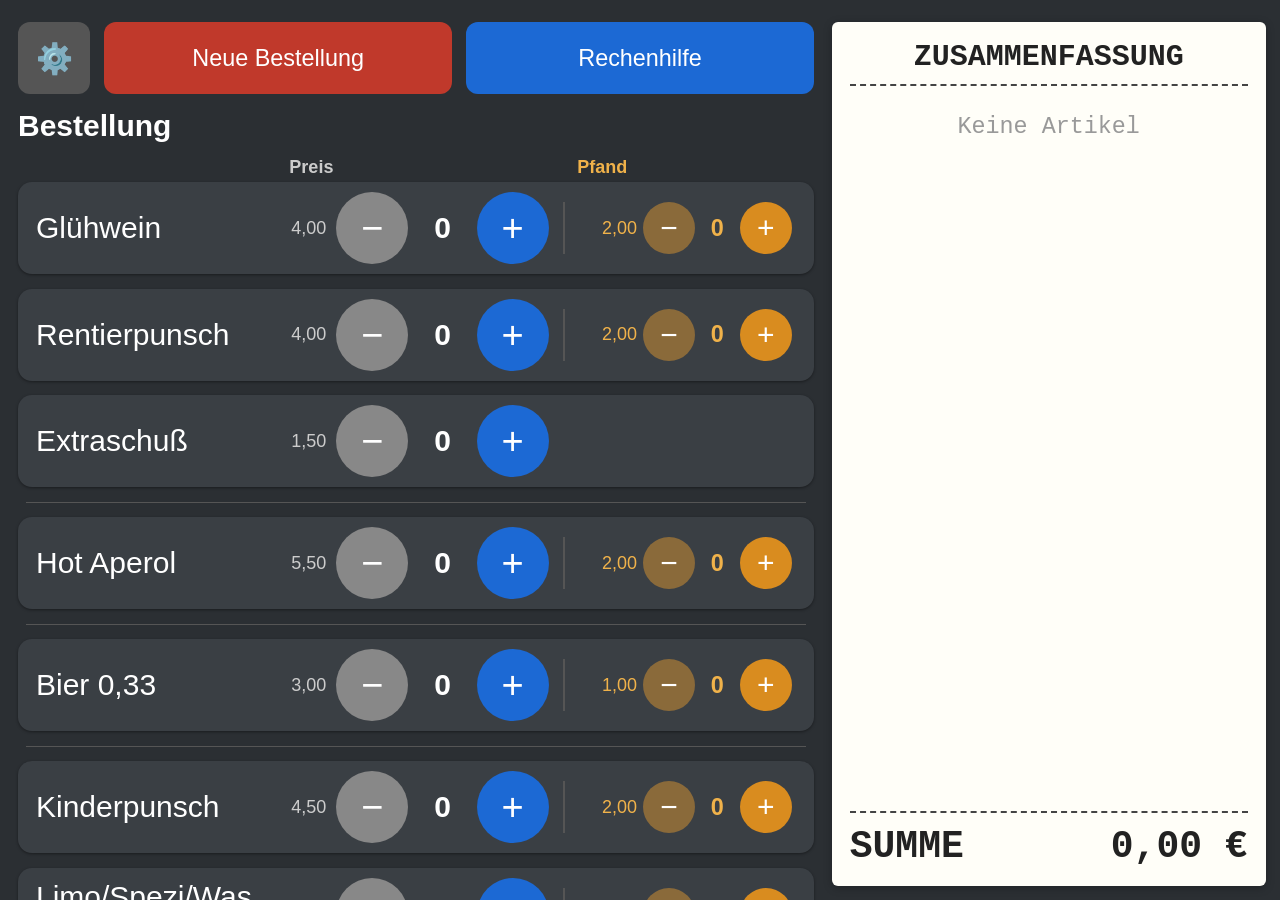
<file: index.html>
<!DOCTYPE html>
<html lang="de">
<head>
  <meta charset="UTF-8">
  <meta name="viewport" content="width=device-width, initial-scale=1, maximum-scale=1, user-scalable=no, viewport-fit=cover">

  <meta name="apple-mobile-web-app-capable" content="yes">
  <meta name="mobile-web-app-capable" content="yes">
  <meta name="apple-mobile-web-app-status-bar-style" content="black-translucent">
  <meta name="apple-mobile-web-app-title" content="Kasse">
  <meta name="theme-color" content="#1c69d4">
  <title>FW Kassentool</title>
  <link rel="manifest" href="manifest.webmanifest">
  <link rel="apple-touch-icon" href="icons/icon-180.png">
  <link rel="stylesheet" href="style.css">

  <style>
    /* Bestellbereich (2/3) */
    #order {
      flex: 2;
      min-width: 0;
      display: flex;
      flex-direction: column;
      padding: var(--gap) var(--pad);
      overflow-y: auto;
      -webkit-overflow-scrolling: touch;
    }
    #order h2 { margin: 0 0 var(--gap); font-size: var(--fs-lg); }
    .top {
      display: flex;
      align-items: stretch;
      justify-content: space-between;
      gap: var(--gap);
      margin-bottom: var(--gap);
    }
    #newOrder {
      flex: 1;
      font-size: var(--fs-base);
      min-height: var(--btn);
      padding: 8px;
      border: 0;
      border-radius: 12px;
      background: #c0392b;
      color: #fff;
    }
    #calcLink {
      flex: 1;
      font-size: var(--fs-base);
      min-height: var(--btn);
      padding: 8px;
      border-radius: 12px;
      background: #1c69d4;
      color: #fff;
      text-decoration: none;
      display: flex;
      align-items: center;
      justify-content: center;
    }
    #settingsBtn {
      flex: 0 0 auto;
      width: var(--btn);
      min-height: var(--btn);
      font-size: var(--fs-lg);
      border: 0;
      border-radius: 12px;
      background: #555;
      color: #fff;
      padding: 0;
    }
    #newOrder:active, #calcLink:active, #settingsBtn:active { opacity: .6; }

    /* Spaltenköpfe */
    .head { display: flex; gap: var(--gap); padding: 0 var(--pad); margin-bottom: 4px; }
    .head .sp { flex: 1; }
    .head .pr {
      width: calc(var(--btn) * 3.6); text-align: left;
      font-size: var(--fs-sm); color: #ccc; font-weight: bold;
    }
    .head .pf {
      width: calc(var(--btn-sm) * 4.2 + var(--gap)); padding-left: var(--gap);
      font-size: var(--fs-sm); color: #f0b24a; font-weight: bold;
    }

    .item {
      display: flex;
      align-items: center;
      gap: var(--gap);
      background: #3a3f44;
      border-radius: 14px;
      padding: calc(var(--gap) * .7) var(--pad);
      margin-bottom: var(--gap);
      box-shadow: 0 1px 3px rgba(0,0,0,.4);
    }
    .item .name { font-size: var(--fs-lg); flex: 1; min-width: 0; overflow-wrap: anywhere; }
    .sep { height: 1px; background: #555; margin: var(--gap) 8px; }
    .ctrl { display: flex; align-items: center; gap: calc(var(--gap) * .7); }
    .ctrl button {
      width: var(--btn); height: var(--btn);
      font-size: var(--fs-xl);
      line-height: 1;
      padding: 0;
      border: 0;
      border-radius: 50%;
      background: #1c69d4;
      color: #fff;
    }
    .ctrl button.minus { background: #888; }
    .ctrl button:active { opacity: .6; }
    .qty { min-width: 1.6em; text-align: center; font-size: var(--fs-lg); font-weight: bold; }
    .price { font-size: var(--fs-sm); color: #ccc; white-space: nowrap; min-width: 3.2em; text-align: right; }

    /* Pfand (rechts an der Artikelzeile) */
    .pfand {
      display: flex;
      align-items: center;
      gap: 8px;
      width: calc(var(--btn-sm) * 4.2 + var(--gap));
      padding-left: var(--gap);
      border-left: 2px solid #555;
    }
    .pfand .ctrl { gap: 6px; }
    .pfand button { width: var(--btn-sm); height: var(--btn-sm); font-size: var(--fs-lg); background: #d98c1f; }
    .pfand button.minus { background: #8a6a3a; }
    .pfand .qty { min-width: 1.4em; font-size: var(--fs-base); color: #f0b24a; }
    .pfand .price { color: #f0b24a; }
    .pfand.none { visibility: hidden; }

    /* Hinweis Hochformat */
    #rotate {
      display: none; position: fixed; inset: 0; z-index: 100;
      background: #2b2f33; color: #fff;
      align-items: center; justify-content: center;
      text-align: center; font-size: var(--fs-xl); padding: 24px;
    }
    @media (orientation: portrait) {
      #rotate { display: flex; }
    }

    /* Schmale Displays (Handy quer): Bestellbereich breiter */
    @media (max-width: 800px) {
      #order { flex: 3; }
      #receipt { flex: 2; }
    }
  </style>
</head>
<body>
  <div id="rotate">Bitte das Gerät quer halten ↻</div>
  <section id="order">
    <div class="top">
      <button id="settingsBtn" type="button" title="Einstellungen" aria-label="Einstellungen">⚙️</button>
      <button id="newOrder">Neue Bestellung</button>
      <a id="calcLink" href="rechenhilfe.html">Rechenhilfe</a>
    </div>
    <h2>Bestellung</h2>
    <div class="head"><div class="sp"></div><div class="pr">Preis</div><div class="pf">Pfand</div></div>
    <div id="items"></div>
  </section>

  <aside id="receipt">
    <h2>ZUSAMMENFASSUNG</h2>
    <div id="lines"></div>
    <div class="sub" id="subOrder"></div>
    <div id="pfandBox"></div>
    <div class="sub" id="subPfand"></div>
    <div id="total"><span>SUMME</span><span id="sum">0,00 €</span></div>
  </aside>

  <script src="./articles.js"></script>
  <script src="./store.js"></script>
  <script src="./shared.js"></script>
  <script>
    document.getElementById('settingsBtn').addEventListener('click', FWStore.openAdmin);

    const qty = loadArr('fwQty');   // Artikelanzahl
    const dep = loadArr('fwDep');   // Pfandanzahl

    const itemsEl = document.getElementById('items');
    const qtyEls = [];
    const depEls = [];

    // Artikelzeilen aufbauen
    articles.forEach((a, i) => {
      if (a.separator) {
        const sep = document.createElement('div');
        sep.className = 'sep';
        itemsEl.appendChild(sep);
        return;
      }
      const hasPfand = (a.pfand || 0) > 0;
      const row = document.createElement('div');
      row.className = 'item';
      row.innerHTML = `
        <div class="name"></div>
        <div class="ctrl">
          <div class="price"></div>
          <button class="minus" data-i="${i}" data-t="q" data-d="-1">−</button>
          <div class="qty">0</div>
          <button data-i="${i}" data-t="q" data-d="1">+</button>
        </div>
        <div class="pfand ${hasPfand ? '' : 'none'}">
          <div class="ctrl">
            <div class="price"></div>
            <button class="minus" data-i="${i}" data-t="p" data-d="-1">−</button>
            <div class="qty">0</div>
            <button data-i="${i}" data-t="p" data-d="1">+</button>
          </div>
        </div>`;
      row.querySelector('.name').textContent = a.name;
      row.querySelector('.ctrl .price').textContent = fmtP(a.price);
      qtyEls[i] = row.querySelector('.ctrl .qty');
      if (hasPfand) {
        row.querySelector('.pfand .price').textContent = fmtP(a.pfand);
        depEls[i] = row.querySelector('.pfand .qty');
      }
      itemsEl.appendChild(row);
    });

    itemsEl.addEventListener('click', e => {
      const b = e.target.closest('button');
      if (!b) return;
      const i = +b.dataset.i;
      const d = +b.dataset.d;
      const hasPfand = (articles[i].pfand || 0) > 0;
      if (b.dataset.t === 'q') {
        const old = qty[i];
        qty[i] = Math.max(0, old + d);
        // Pfand läuft automatisch mit, solange die Artikelmenge sich ändert
        if (hasPfand && qty[i] !== old) dep[i] = Math.max(0, dep[i] + d);
      } else if (hasPfand) {
        dep[i] = Math.max(0, dep[i] + d);
      }
      render();
    });

    function render() {
      articles.forEach((a, i) => {
        if (a.separator) return;
        qtyEls[i].textContent = qty[i];
        if (depEls[i]) depEls[i].textContent = dep[i];
      });
      renderSummary(qty, dep);
      saveArr('fwQty', qty);
      saveArr('fwDep', dep);
    }
    render();

    // Neue Bestellung: alles auf 0
    document.getElementById('newOrder').addEventListener('click', () => {
      qty.fill(0);
      dep.fill(0);
      render();
    });

    lockGestures('#order, #lines');
    keepAwake();
  </script>
  <script>
    if ('serviceWorker' in navigator) {
      window.addEventListener('load', () => {
        navigator.serviceWorker.register('./sw.js').catch(() => {});
      });
    }
  </script>
</body>
</html>
</file>
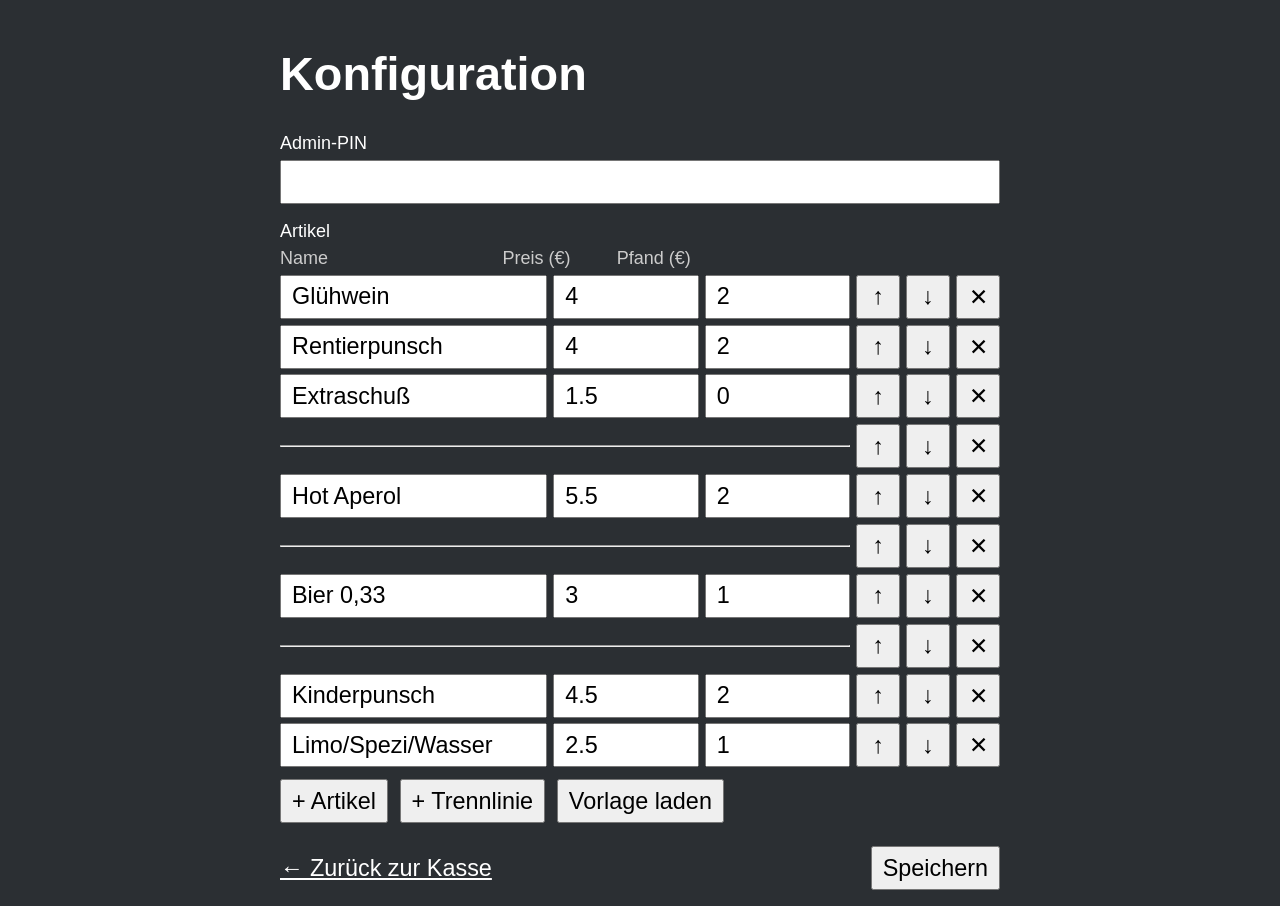
<file: admin.html>
<!DOCTYPE html>
<html lang="de">
<head>
  <meta charset="UTF-8">
  <meta name="viewport" content="width=device-width, initial-scale=1">
  <title>Admin – FW Kasse</title>
  <link rel="stylesheet" href="./style.css">
  <style>
    html, body { overflow: auto; height: auto; -webkit-user-select: auto; user-select: auto; }
    body { display: block; padding: 16px; font-size: max(16px, var(--fs-base)); }
    #configForm { max-width: 720px; margin: 0 auto; }
    #configForm input, #configForm button {
      font-size: max(16px, var(--fs-base));
      min-height: 44px;
      padding: 0 10px;
    }
    #configForm button { min-width: 44px; }
    .field { display: flex; flex-direction: column; margin-bottom: .75rem; }
    .field label { font-size: var(--fs-sm); margin-bottom: .25rem; }
    .actions { display: flex; justify-content: space-between; gap: .5rem; margin-top: 1rem; }
    .actions a { color: #fff; align-self: center; }
    .art-row { display: flex; gap: .25rem; align-items: center; margin-bottom: .25rem; flex-wrap: nowrap; }
    .art-row input[data-f="name"], .art-head .h-name { flex: 2; min-width: 0; }
    .art-row input[type="number"], .art-head .h-num { flex: 1; width: 4.5rem; min-width: 0; }
    .art-head { display: flex; gap: .25rem; font-size: var(--fs-sm); color: #ccc; margin-bottom: .25rem; }
    .art-head .h-btn { width: 11.5rem; }
    .art-row hr { flex: 1; }
    .art-bar { display: flex; gap: .5rem; margin-top: .5rem; flex-wrap: wrap; }
  </style>
</head>
<body>
  <form id="configForm">
    <h1>Konfiguration</h1>

    <div class="field">
      <label for="adminPin">Admin-PIN</label>
      <input id="adminPin" name="adminPin" type="password" inputmode="numeric" autocomplete="off">
    </div>

    <div class="field">
      <label>Artikel</label>
      <div class="art-head">
        <span class="h-name">Name</span>
        <span class="h-num">Preis (€)</span>
        <span class="h-num">Pfand (€)</span>
        <span class="h-btn"></span>
      </div>
      <div id="articleList"></div>
    </div>

    <div class="actions">
      <a href="./index.html" id="backLink">← Zurück zur Kasse</a>
      <button type="submit" id="saveConfig">Speichern</button>
    </div>
  </form>

  <script src="./articles.js"></script>
  <script src="./store.js"></script>
  <script src="./admin.js"></script>
</body>
</html>
</file>
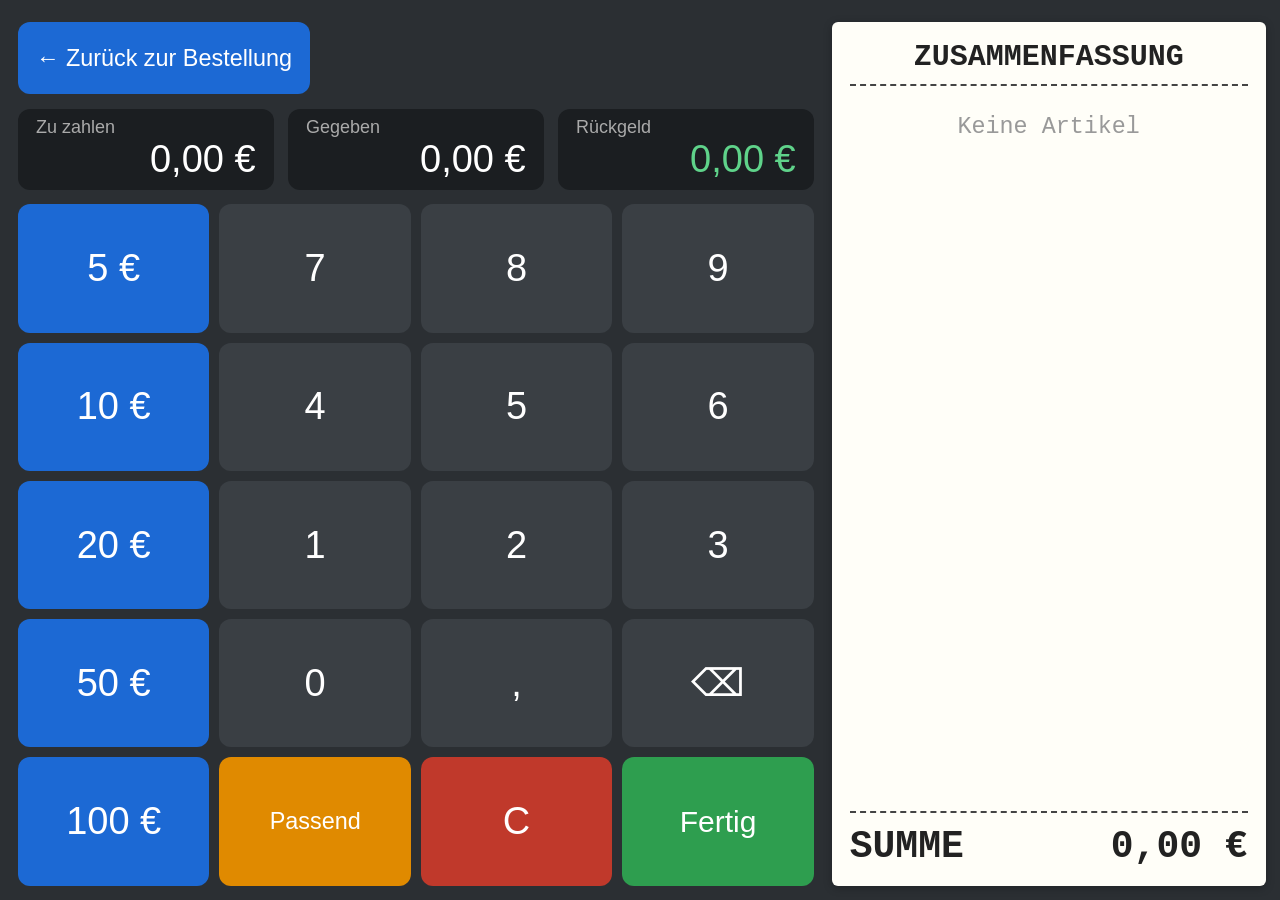
<file: rechenhilfe.html>
<!DOCTYPE html>
<html lang="de">
<head>
  <meta charset="UTF-8">
  <meta name="viewport" content="width=device-width, initial-scale=1, maximum-scale=1, user-scalable=no, viewport-fit=cover">
  <meta name="apple-mobile-web-app-capable" content="yes">
  <meta name="mobile-web-app-capable" content="yes">
  <meta name="apple-mobile-web-app-status-bar-style" content="black-translucent">
  <meta name="theme-color" content="#1c69d4">
  <meta name="apple-mobile-web-app-title" content="Kasse">
  <title>FW Kassentool – Rechenhilfe</title>
  <link rel="manifest" href="manifest.webmanifest">
  <link rel="apple-touch-icon" href="icons/icon-180.png">
  <link rel="stylesheet" href="style.css">
  <style>
    #calc {
      flex: 2; display: flex; flex-direction: column; gap: var(--gap);
      padding: var(--gap) var(--pad); min-width: 0;
    }
    .nav { display: flex; gap: var(--gap); }
    .nav a {
      font-size: var(--fs-base); padding: 0 var(--pad);
      min-height: var(--btn);
      display: flex; align-items: center;
      border-radius: 12px; background: #1c69d4;
      color: #fff; text-decoration: none;
    }
    .nav a:active { opacity: .6; }
    .info { display: grid; grid-template-columns: repeat(3, 1fr); gap: var(--gap); }
    .box { background: #1b1e21; border-radius: 12px; padding: calc(var(--gap) * .6) var(--pad); min-width: 0; }
    .box small { color: #aaa; font-size: var(--fs-sm); display: block; }
    .box div { font-size: var(--fs-xl); text-align: right; white-space: nowrap; overflow: hidden; }
    .box.change div { color: #5fd38a; }
    .box.change.neg div { color: #ff6b6b; }

    /* Tastenraster 5 x 4 */
    #keys {
      flex: 1; display: grid;
      grid-template-columns: repeat(4, 1fr);
      grid-template-rows: repeat(5, minmax(0, 1fr));
      gap: calc(var(--gap) * .7);
      min-height: 0;
    }
    #keys button, #keys a {
      font-size: var(--fs-xl); border: 0; border-radius: 12px;
      background: #3a3f44; color: #fff; padding: 0; min-height: 0;
    }
    #keys button.clr { background: #c0392b; }
    #keys button.fix { background: #1c69d4; }
    #keys button.exact { background: #e08a00; font-size: var(--fs-base); }
    #keys button.exact.active { background: #ffb340; color: #000; }
    #keys button.small { font-size: var(--fs-base); }
    #keys a#done {
      display: flex; align-items: center; justify-content: center;
      background: #2e9e4f; text-decoration: none; text-align: center;
      font-size: var(--fs-lg);
    }
    #keys button:active, #keys a:active { opacity: .6; }

    /* Hinweis im Hochformat */
    #rotate {
      display: none; position: fixed; inset: 0; z-index: 100;
      background: #2b2f33; color: #fff;
      align-items: center; justify-content: center;
      text-align: center; font-size: var(--fs-xl); padding: 24px;
    }
    @media (orientation: portrait) {
      #rotate { display: flex; }
    }

    /* Schmale Displays (Handy quer) */
    @media (max-width: 800px) {
      #calc { flex: 3; }
      #receipt { flex: 2; }
    }
    @media (max-height: 480px) {
      .nav a { min-height: 40px; }
      .box div { font-size: var(--fs-lg); }
    }
  </style>
</head>
<body>
  <div id="rotate">Bitte das Gerät quer halten ↻</div>

  <section id="calc">
    <div class="nav">
      <a id="back" href="index.html">← Zurück zur Bestellung</a>
    </div>

    <div class="info">
      <div class="box"><small>Zu zahlen</small><div id="due">0,00 €</div></div>
      <div class="box"><small>Gegeben</small><div id="given">0,00 €</div></div>
      <div class="box change" id="chBox"><small id="chLabel">Rückgeld</small><div id="change">0,00 €</div></div>
    </div>

    <div id="keys"></div>
  </section>

  <aside id="receipt">
    <h2>ZUSAMMENFASSUNG</h2>
    <div id="lines"></div>
    <div class="sub" id="subOrder"></div>
    <div id="pfandBox"></div>
    <div class="sub" id="subPfand"></div>
    <div id="total"><span>SUMME</span><span id="sum">0,00 €</span></div>
  </aside>

  <script src="articles.js"></script>
  <script src="store.js"></script>
  <script src="shared.js"></script>
  <script>
    let input = ''; // Eingabe als Text, z. B. "20,5"
    let exactMode = false; // true, wenn der Betrag per "Passend" gesetzt wurde
    let exactBtn = null;

    const givenEl = document.getElementById('given');
    const changeEl = document.getElementById('change');
    const chBox = document.getElementById('chBox');
    const chLabel = document.getElementById('chLabel');
    const keysEl = document.getElementById('keys');

    // Zusammenfassung und Betrag aus den gespeicherten Mengen
    const due = renderSummary(loadArr('fwQty'), loadArr('fwDep'));
    document.getElementById('due').textContent = fmt(due);

    // Tasten: Spalte 1 = Scheine, Spalten 2-4 = Ziffern und Funktionen
    [ '5 €', '7', '8', '9',
      '10 €', '4', '5', '6',
      '20 €', '1', '2', '3',
      '50 €', '0', ',', '⌫',
      '100 €', 'Passend', 'C'
    ].forEach(k => {
      const b = document.createElement('button');
      b.textContent = k;
      if (k === 'C') b.className = 'clr';
      if (k.includes('€')) b.className = 'fix';
      if (k === 'Passend') { b.className = 'exact'; exactBtn = b; }
      b.addEventListener('click', () => press(k));
      keysEl.appendChild(b);
    });

    // "Fertig" im letzten Feld der Matrix (Zeile 5, Spalte 4)
    const doneBtn = document.createElement('a');
    doneBtn.id = 'done';
    doneBtn.href = 'index.html';
    doneBtn.textContent = 'Fertig';
    doneBtn.addEventListener('click', clearOrder);
    keysEl.appendChild(doneBtn);

    function press(k) {
      if (k === 'C') {
        input = '';
        exactMode = false;
      } else if (k === '⌫') {
        input = input.slice(0, -1);
        exactMode = false;
      } else if (k === 'Passend') {
        if (exactMode) {
          input = '';
          exactMode = false;
        } else {
          input = due.toFixed(2).replace('.', ',');
          exactMode = true;
        }
      } else if (k.includes('€')) {
        // Nach "Passend" wird der Betrag überschrieben, sonst addiert
        const base = exactMode ? 0 : Math.round((parseFloat(input.replace(',', '.')) || 0) * 100);
        const sum = base + parseInt(k, 10) * 100;
        input = (sum % 100 === 0)
          ? String(sum / 100)
          : (sum / 100).toFixed(2).replace('.', ',');
        exactMode = false;
      } else if (k === ',') {
        if (!input.includes(',')) input = (input || '0') + ',';
        exactMode = false;
      } else {
        const dec = input.split(',')[1];
        if (dec !== undefined && dec.length >= 2) return;
        if (input.replace(',', '').length >= 7) return;
        input += k;
        exactMode = false;
      }
      update();
    }

    function update() {
      exactBtn.classList.toggle('active', exactMode);
      const given = parseFloat(input.replace(',', '.')) || 0;
      const diff = Math.round((given - due) * 100) / 100;
      givenEl.textContent = input ? input + ' €' : fmt(0);
      if (diff >= 0) {
        chLabel.textContent = 'Rückgeld';
        chBox.classList.remove('neg');
        changeEl.textContent = fmt(diff);
      } else {
        chLabel.textContent = 'Noch offen';
        chBox.classList.add('neg');
        changeEl.textContent = fmt(-diff);
      }
    }
    update();

    lockGestures('#lines');
    keepAwake();
  </script>
  <script>
    if ('serviceWorker' in navigator) {
      window.addEventListener('load', () => {
        navigator.serviceWorker.register('./sw.js').catch(() => {});
      });
    }
  </script>
</body>
</html>
</file>
<file: style.css>
* { box-sizing: border-box; -webkit-tap-highlight-color: transparent; }
html, body {
  margin: 0;
  height: 100%;
  height: 100dvh;
  overflow: hidden;
  font-family: -apple-system, Arial, sans-serif;
  background: #2b2f33;
  color: #fff;
  -webkit-user-select: none;
  user-select: none;
  touch-action: manipulation;
  font-size: var(--fs-base);
}
body {
  display: flex;
  padding: max(env(safe-area-inset-top), 8px) env(safe-area-inset-right)
           env(safe-area-inset-bottom) env(safe-area-inset-left);
}

/* Zusammenfassung (1/3), auf beiden Seiten identisch */
#receipt {
  flex: 1;
  min-width: 0;
  display: flex;
  flex-direction: column;
  margin: var(--gap) var(--gap) var(--gap) 0;
  padding: var(--pad);
  background: #fffef8;
  color: #222;
  border-radius: 6px;
  box-shadow: 0 2px 8px rgba(0,0,0,.25);
  font-family: "Courier New", monospace;
}
#receipt h2 {
  margin: 0 0 8px;
  font-size: var(--fs-lg);
  text-align: center;
  border-bottom: 2px dashed #444;
  padding-bottom: 10px;
}
#lines { flex: 1; overflow-y: auto; font-size: var(--fs-base); }
.line { display: flex; gap: 12px; padding: 4px 0; }
.line .n { min-width: 2.4em; font-weight: bold; }
.empty { color: #999; text-align: center; margin-top: 20px; }
#pfandBox { font-size: var(--fs-base); border-top: 1px dashed #999; padding-top: 6px; margin-bottom: 8px; }
#pfandBox:empty { display: none; }
#total {
  border-top: 2px dashed #444;
  padding-top: 12px;
  display: flex;
  justify-content: space-between;
  font-size: var(--fs-xl);
  font-weight: bold;
}
.sub { text-align: right; font-size: var(--fs-base); font-weight: bold; padding: 4px 0; }
.sub:empty { display: none; }
#rotate {
  display: none; position: fixed; inset: 0; z-index: 100;
  background: #2b2f33; color: #fff;
  align-items: center; justify-content: center;
  text-align: center; font-size: var(--fs-xl); padding: 24px;
}
@media (orientation: portrait) {
  #rotate { display: flex; }
}

/* Sehr niedrige Displays (Handy quer) */
@media (max-height: 480px) {
  #receipt { padding: 8px; }
  #receipt h2 { margin-bottom: 4px; padding-bottom: 4px; }
  #total { padding-top: 6px; }
}

:root {
  /* Skalierung anhand der Höhe (Querformat): Handy ~360px, Tablet ~800px */
  --fs-base: clamp(14px, 2.6vh, 24px);
  --fs-lg: clamp(16px, 3.4vh, 30px);
  --fs-xl: clamp(20px, 4.4vh, 38px);
  --fs-sm: clamp(12px, 2.2vh, 18px);
  --btn: clamp(44px, 9vh, 72px);
  --btn-sm: clamp(40px, 7vh, 52px);
  --gap: clamp(6px, 1.6vh, 16px);
  --pad: clamp(8px, 2vh, 24px);
}
</file>
